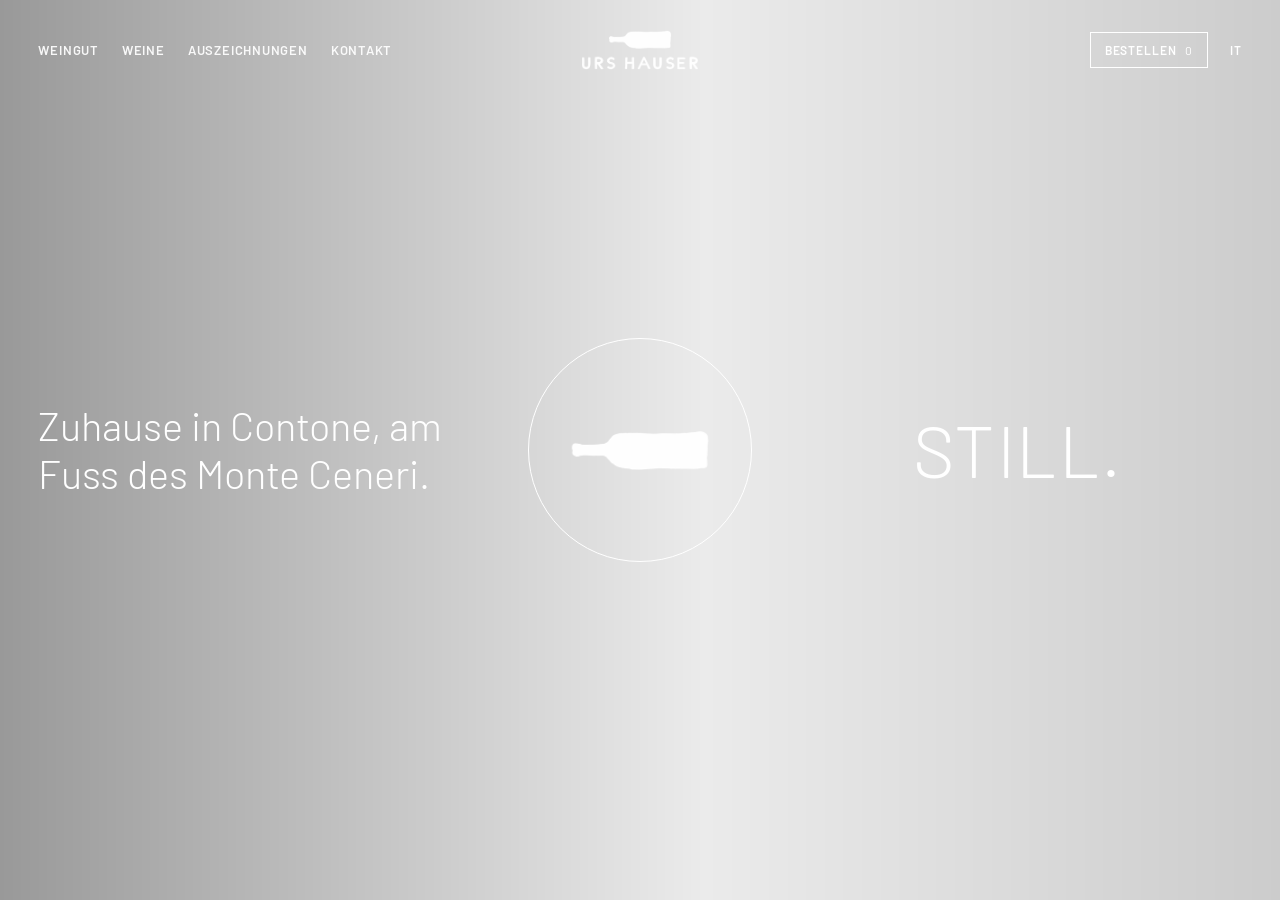
<file: v2/index.html>
<!doctype html>
<html lang="de">
<head>
<meta charset="utf-8">
<meta name="viewport" content="width=device-width, initial-scale=1">
<meta name="robots" content="noindex, nofollow">
<meta name="referrer" content="no-referrer">
<title>Cantina Urs Hauser</title>
<meta name="description" content="Cantina Urs Hauser – Weine aus Contone, Tessin.">
<link rel="icon" type="image/png" href="../assets/favicon.png">
<link rel="preconnect" href="https://fonts.googleapis.com">
<link rel="preconnect" href="https://fonts.gstatic.com" crossorigin>
<link href="https://fonts.googleapis.com/css2?family=Barlow:wght@200;300;400;600&display=swap" rel="stylesheet">
<link rel="stylesheet" href="style.css">
</head>
<body class="is-home">

<header class="hd">
  <button class="hd__burger" type="button" aria-label="Menü"><span></span><span></span></button>
  <nav aria-label="Hauptnavigation">
    <ul class="hd__nav">
      <li><a href="weingut.html">Weingut</a>
        <ul class="hd__sub">
          <li><a href="weingut.html#urs">Urs Hauser</a></li>
          <li><a href="weingut.html#rebberge">Rebberge</a></li>
          <li><a href="weingut.html#keller">Keller</a></li>
          <li><a href="weingut.html#degustation">Degustation</a></li>
        </ul>
      </li>
      <li><a href="weine.html">Weine</a></li>
      <li><a href="weine.html#auszeichnungen">Auszeichnungen</a></li>
      <li><a href="kontakt.html">Kontakt</a></li>
    </ul>
  </nav>
  <a class="hd__logo" href="index.html"><img src="../assets/logo-urs-hauser.png" alt="Urs Hauser"></a>
  <div class="hd__right">
    <a class="hd__order" href="weine.html"><span class="label">Bestellen</span> <span class="js-count">0</span></a>
    <a class="hd__lang" href="#">IT</a>
  </div>
</header>

<main class="slides">
  <h1 class="sr-only">Cantina Urs Hauser, Contone</h1>

  <section class="slide">
    <div class="slide__bg" style="background-image:url(https://www.wdmra.ch/architetti/proj_images/progetti_img_immagine_451470743.jpg)"></div>
    <p class="slide__text">Zuhause in Contone, am Fuss des Monte Ceneri.</p>
    <h2 class="slide__title"><a href="weingut.html">Still.</a></h2>
  </section>

  <section class="slide">
    <div class="slide__bg" style="background-image:url(https://blogger.googleusercontent.com/img/b/R29vZ2xl/AVvXsEjzqpNyke9P73Bqoyu0KglNCYIlcvIll2DC_j-qQdypWktidAzE8pX3hcMCoDyIvnRv7M7abHJRZbkp-Bp51_grTcsSsXDUq8TI2AtyPUxJ-C-L-oMwpbL00OeDwTa9hEOsrcgPM56Vpgc/s1600/2016_09_05_Vigna_Vino_Hauser-9734.jpg)"></div>
    <p class="slide__text">Zwanzig Parzellen an steilen Nordhängen, fast alles Handarbeit.</p>
    <h2 class="slide__title"><a href="weingut.html#rebberge">Steil.</a></h2>
  </section>

  <section class="slide slide--portrait">
    <div class="slide__bg" style="background-image:url(../assets/ritratto-vino-hauser.jpg)"></div>
    <div class="slide__figure" style="background-image:url(../assets/ritratto-vino-hauser.jpg)" role="img" aria-label="Urs Hauser"></div>
    <p class="slide__text">Elektroingenieur, Autodidakt, Winzer aus Überzeugung.</p>
    <h2 class="slide__title"><a href="weingut.html#urs">Eigen.</a></h2>
  </section>

  <section class="slide">
    <div class="slide__bg" style="background-image:url(https://www.wdmra.ch/architetti/proj_images/progetti_img_immagine_918977774.jpg)"></div>
    <p class="slide__text">Bella Stasera, Stella, Dopo Mezzanotte: Weine für den Abend und die Stunden danach.</p>
    <h2 class="slide__title"><a href="weine.html">Spät.</a></h2>
  </section>
</main>

<button class="seal" type="button" aria-label="Zum Thema dieser Seite">
  <svg viewBox="0 0 226 226" aria-hidden="true"><circle cx="113" cy="113" r="112"/></svg>
  <span class="seal__bottle"><img src="../assets/bottle-mark.png" alt=""></span>
</button>

<script src="site.js"></script>
<script src="../assets/iterations.js"></script>
</body>
</html>
</file>
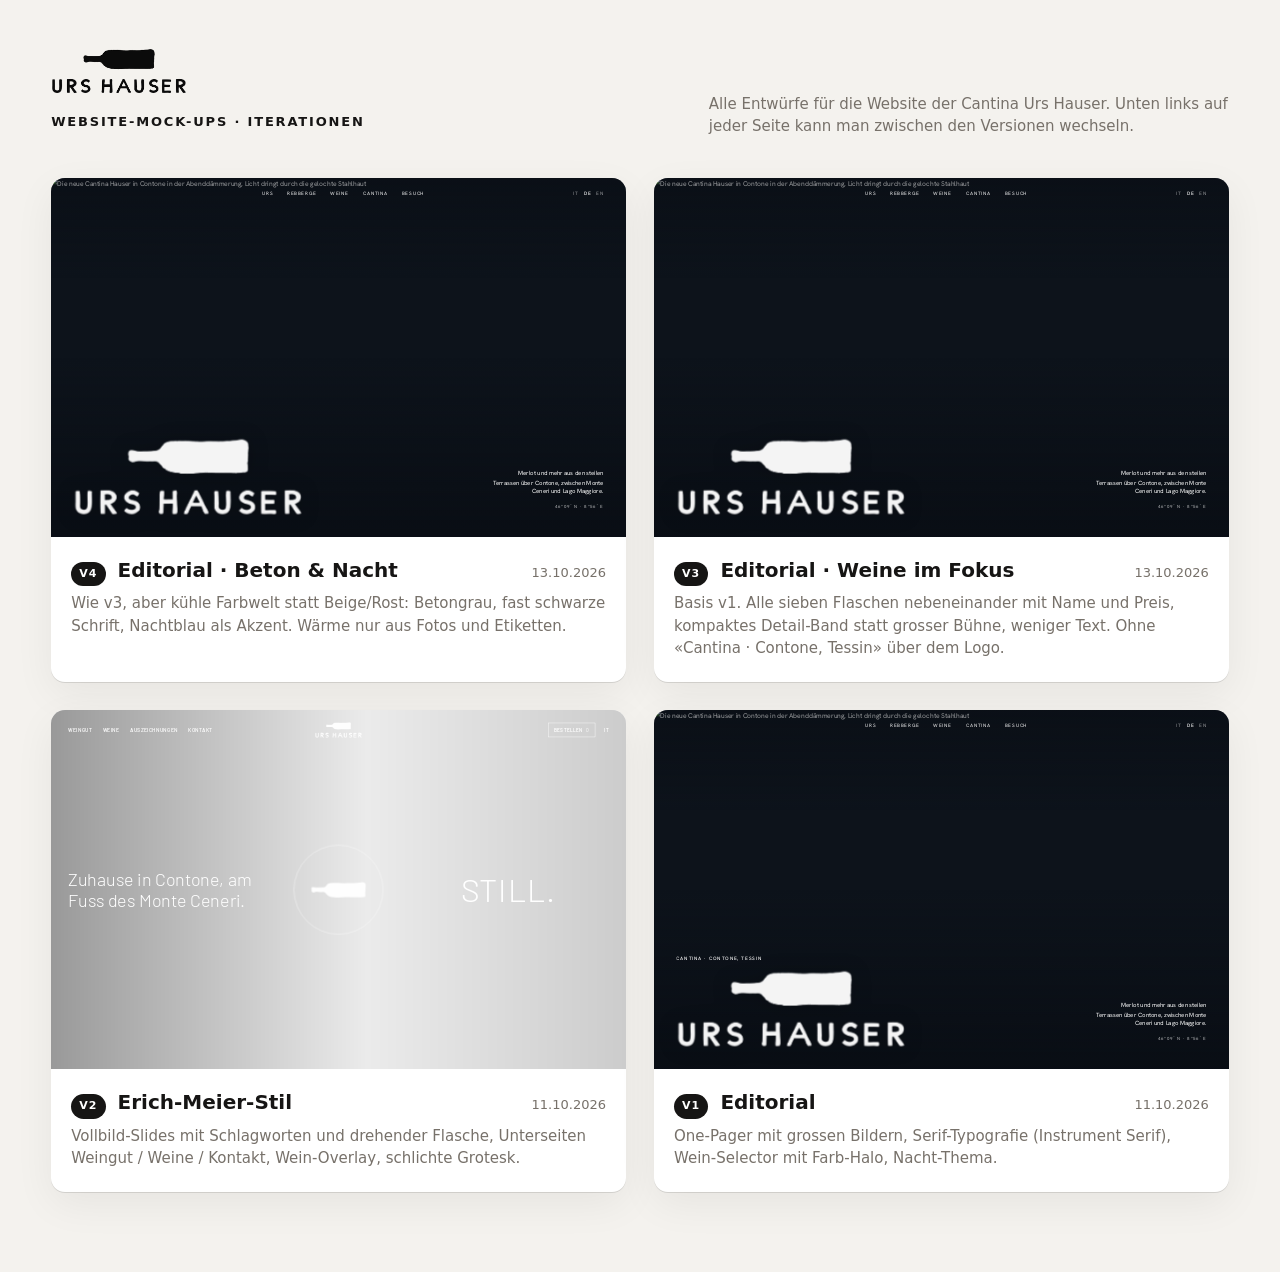
<file: iterationen.html>
<!doctype html>
<html lang="de">
<head>
<meta charset="utf-8">
<meta name="viewport" content="width=device-width, initial-scale=1">
<meta name="robots" content="noindex, nofollow">
<meta name="referrer" content="no-referrer">
<title>Urs Hauser · Iterationen</title>
<link rel="icon" type="image/png" href="assets/favicon.png">
<style>
  :root { --bg: #f4f2ee; --ink: #161514; --muted: #77716a; --line: rgba(22,21,20,.12); --card: #fff; }
  * { box-sizing: border-box; }
  body { margin: 0; background: var(--bg); color: var(--ink); font: 15px/1.5 system-ui, -apple-system, "Helvetica Neue", sans-serif; }
  header { padding: 48px clamp(16px, 4vw, 56px) 24px; display: flex; align-items: end; justify-content: space-between; gap: 24px; flex-wrap: wrap; }
  header img { height: 46px; width: auto; display: block; }
  header p { margin: 0; color: var(--muted); max-width: 520px; }
  h1 { font-size: 13px; letter-spacing: .14em; text-transform: uppercase; font-weight: 600; margin: 18px 0 6px; }
  main { padding: 16px clamp(16px, 4vw, 56px) 80px; display: grid; grid-template-columns: repeat(auto-fill, minmax(min(100%, 520px), 1fr)); gap: 28px; }
  .card { background: var(--card); border-radius: 14px; overflow: hidden; box-shadow: 0 1px 0 var(--line), 0 12px 40px rgba(0,0,0,.06); display: flex; flex-direction: column; text-decoration: none; color: inherit; transition: transform .4s cubic-bezier(.2,.7,.1,1), box-shadow .4s; }
  .card:hover { transform: translateY(-4px); box-shadow: 0 1px 0 var(--line), 0 20px 60px rgba(0,0,0,.12); }
  .preview { position: relative; aspect-ratio: 16 / 10; overflow: hidden; background: #ddd; }
  .preview iframe { position: absolute; top: 0; left: 0; width: 1440px; height: 900px; border: 0; transform-origin: 0 0; pointer-events: none; }
  .meta { padding: 18px 20px 22px; display: grid; gap: 6px; }
  .meta .row { display: flex; align-items: baseline; gap: 12px; }
  .tag { font-size: 11px; font-weight: 700; letter-spacing: .1em; background: var(--ink); color: #fff; padding: 4px 8px; border-radius: 999px; }
  .meta h2 { margin: 0; font-size: 20px; font-weight: 600; }
  .meta time { margin-left: auto; color: var(--muted); font-size: 13px; }
  .meta p { margin: 0; color: var(--muted); }
</style>
</head>
<body>
<header>
  <div>
    <img src="assets/logo-urs-hauser.png" alt="Urs Hauser">
    <h1>Website-Mock-ups · Iterationen</h1>
  </div>
  <p>Alle Entwürfe für die Website der Cantina Urs Hauser. Unten links auf jeder Seite kann man zwischen den Versionen wechseln.</p>
</header>
<main id="list"></main>

<script src="assets/iterations.js" data-switcher="off"></script>
<script>
  const list = document.getElementById('list');
  [...window.ITERATIONS].reverse().forEach(it => {
    const a = document.createElement('a');
    a.className = 'card';
    a.href = it.path;
    a.innerHTML = `
      <div class="preview"><iframe src="${it.path}" loading="lazy" tabindex="-1" title="Vorschau ${it.id}"></iframe></div>
      <div class="meta">
        <div class="row"><span class="tag">${it.id.toUpperCase()}</span><h2>${it.title}</h2><time>${it.date}</time></div>
        <p>${it.desc}</p>
      </div>`;
    list.appendChild(a);
  });
  // Scale the 1440px-wide live previews to the card width
  const fit = () => document.querySelectorAll('.preview').forEach(p => {
    p.querySelector('iframe').style.transform = `scale(${p.clientWidth / 1440})`;
  });
  addEventListener('resize', fit); fit();
</script>
</body>
</html>
</file>
<file: v2/style.css>
/* Cantina Urs Hauser – v2 (Erich-Meier-Stil) */

:root {
  --font: "Barlow", system-ui, -apple-system, sans-serif;
  --pad: clamp(20px, 3vw, 48px);
  --hd: 100px;
  --grey: #8f8f8f;
  --line: #e6e6e6;
  --ease: cubic-bezier(.2, .7, .1, 1);
}

* { box-sizing: border-box; }
html { -webkit-text-size-adjust: 100%; }
body {
  margin: 0;
  background: #fff;
  color: #000;
  font: 300 16px/1.6 var(--font);
  -webkit-font-smoothing: antialiased;
}
img { display: block; max-width: 100%; }
a { color: inherit; }
ul { list-style: none; margin: 0; padding: 0; }
.sr-only { position: absolute; width: 1px; height: 1px; overflow: hidden; clip-path: inset(50%); white-space: nowrap; }
.hd > nav { display: contents; }

/* ---------- Header ---------- */
.hd {
  position: fixed; inset: 0 0 auto; z-index: 40;
  height: var(--hd);
  display: grid; grid-template-columns: 1fr auto 1fr; align-items: center;
  padding: 0 var(--pad);
  background: #fff;
}
.hd__nav { display: flex; align-items: center; gap: clamp(14px, 1.8vw, 28px); }
.hd__nav li { position: relative; }
.hd__nav a {
  font: 600 13px/1 var(--font); letter-spacing: .06em; text-transform: uppercase;
  text-decoration: none; color: var(--grey); transition: color .2s;
  display: inline-block; padding: 10px 0;
}
.hd__nav a:hover, .hd__nav a.is-active { color: #000; }
.hd__sub {
  position: absolute; top: 100%; left: -16px; padding: 10px 16px 16px;
  background: #fff; display: grid; gap: 0;
  opacity: 0; visibility: hidden; transform: translateY(-4px);
  transition: opacity .25s, transform .25s, visibility .25s;
}
.hd__nav li:hover > .hd__sub, .hd__nav li:focus-within > .hd__sub { opacity: 1; visibility: visible; transform: none; }
.hd__sub a { font-weight: 400; letter-spacing: .05em; white-space: nowrap; padding: 7px 0; }
.hd__logo img { height: 40px; width: auto; }
.hd__right { justify-self: end; display: flex; align-items: center; gap: 22px; }
.hd__order {
  font: 600 12px/1 var(--font); letter-spacing: .08em; text-transform: uppercase;
  text-decoration: none; border: 1px solid currentColor; padding: 11px 14px;
  display: inline-flex; align-items: center; gap: 8px; transition: background .2s, color .2s;
}
.hd__order:hover { background: #000; color: #fff; }
.hd__order .js-count { font-weight: 400; }
.hd__order.bump { animation: bump .5s var(--ease); }
@keyframes bump { 40% { transform: scale(1.1); } }
.hd__lang { font: 600 12px/1 var(--font); letter-spacing: .06em; text-decoration: none; }
.hd__burger { display: none; }

/* Home header sits on the photos */
.is-home .hd { background: transparent; color: #fff; }
.is-home .hd__nav a { color: #fff; opacity: .92; }
.is-home .hd__nav a:hover { opacity: 1; }
.is-home .hd__sub { background: transparent; }
.is-home .hd__logo img { filter: invert(1); }
.is-home .hd__order:hover { background: #fff; color: #000; }

/* ---------- Home slides ---------- */
.slides { height: 100vh; overflow-y: auto; scroll-snap-type: y mandatory; scrollbar-width: none; }
.slides::-webkit-scrollbar { display: none; }
.is-home { overflow: hidden; }

.slide {
  position: relative; height: 100vh; overflow: hidden; isolation: isolate;
  scroll-snap-align: start; scroll-snap-stop: always;
  display: flex; align-items: center; justify-content: space-between;
  padding: 0 var(--pad); color: #fff;
}
.slide__bg {
  position: absolute; inset: -4%; z-index: -3;
  background: center / cover no-repeat;
  transform: translate3d(var(--mx, 0), var(--my, 0), 0);
  transition: transform .5s linear;
}
.slide::before {
  content: ""; position: absolute; inset: 0; z-index: -1;
  background: linear-gradient(90deg, rgba(0,0,0,.4), rgba(0,0,0,.08) 55%, rgba(0,0,0,.2));
}
.slide__text {
  margin: 0; max-width: 35vw;
  font: 300 clamp(30px, 3.1vw, 48px)/1.2 var(--font);
  opacity: 0; transform: translate3d(-30px, 0, 0);
  transition: opacity 1.5s ease .2s, transform 1s ease .2s;
}
.slide__title {
  margin: 0; width: 35vw; text-align: center;
  font: 300 clamp(56px, 5.6vw, 84px)/1.5 var(--font); text-transform: uppercase; letter-spacing: .02em;
  opacity: 0; transform: translate3d(30px, 0, 0);
  transition: opacity .6s ease .2s, transform .6s ease .2s;
}
.slide__title a { text-decoration: none; border-bottom: 0 solid #fff; transition: border-width .1s linear; }
.slide__title a:hover { border-bottom-width: 3px; }
.slide.is-in .slide__text, .slide.is-in .slide__title { opacity: 1; transform: none; }

/* Portrait slide: blurred wood backdrop + sharp portrait on the right */
.slide--portrait { flex-direction: column; justify-content: center; align-items: flex-start; gap: 8px; }
.slide--portrait .slide__bg { inset: -10%; filter: blur(34px) brightness(.5) saturate(1.1); }
.slide--portrait .slide__title { width: auto; text-align: left; }
.slide__figure {
  position: absolute; top: 0; right: 0; bottom: 0; width: 54%; z-index: -2;
  background: 50% 12% / cover no-repeat;
  -webkit-mask-image: linear-gradient(90deg, transparent, #000 32%);
          mask-image: linear-gradient(90deg, transparent, #000 32%);
}

/* The circle with the turning bottle */
.seal {
  position: fixed; left: 50%; top: 50%; z-index: 30;
  width: 225px; height: 225px; padding: 0; border: 0; background: none; cursor: pointer;
  transform: translate3d(-50%, -50%, 0); transition: transform .2s ease;
}
.seal:hover { transform: translate3d(-50%, -50%, 0) scale(.95); }
.seal svg { position: absolute; inset: 0; width: 100%; height: 100%; overflow: visible; }
.seal circle { fill: none; stroke: #fff; stroke-width: 1; stroke-dasharray: 710; stroke-dashoffset: 710; animation: dash 2s linear forwards; }
@keyframes dash { to { stroke-dashoffset: 0; } }
.seal__bottle {
  position: absolute; left: 50%; top: 50%; width: 62%;
  transform: translate(-50%, -50%) rotate(var(--rot, 0deg));
  transition: transform .8s cubic-bezier(.6, 0, .2, 1);
}
.seal__bottle img { width: 100%; filter: invert(1); animation: fill .6s ease .6s both; }
@keyframes fill { from { clip-path: inset(0 0 0 100%); } to { clip-path: inset(0 0 0 0); } }

/* ---------- Sub pages ---------- */
main.page { padding-top: var(--hd); }

.banner {
  position: relative; isolation: isolate; overflow: hidden;
  height: calc(100vh - var(--hd)); min-height: 420px; max-height: 960px;
  display: grid; place-items: center; color: #fff;
}
.banner img { position: absolute; inset: 0; width: 100%; height: 100%; object-fit: cover; z-index: -2; animation: settle 2.4s var(--ease) both; }
@keyframes settle { from { transform: scale(1.06); } }
.banner::after { content: ""; position: absolute; inset: 0; z-index: -1; background: rgba(0,0,0,.2); }
.banner h1 { margin: 0; font: 300 clamp(48px, 6vw, 88px)/1 var(--font); text-transform: uppercase; letter-spacing: .03em; }

.intro {
  display: grid; grid-template-columns: 1fr 1fr; gap: clamp(32px, 8vw, 140px);
  padding: clamp(72px, 10vw, 150px) calc(var(--pad) + 5vw);
  font-size: 15px; line-height: 1.75;
}
.intro p { margin: 0; max-width: 440px; }

.block {
  display: grid; grid-template-columns: 1fr 1fr; align-items: stretch;
  min-height: min(86vh, 820px); margin-bottom: clamp(48px, 7vw, 120px);
}
.block__text { align-self: center; padding: clamp(48px, 8vh, 96px) calc(var(--pad) + 4vw); font-size: 15px; line-height: 1.75; }
.block__text h2 { margin: 0 0 28px; font: 300 clamp(36px, 3.4vw, 52px)/1.1 var(--font); }
.block__text p { margin: 0 0 18px; max-width: 430px; }
.block__media { position: relative; overflow: hidden; background: #eee; min-height: 60vh; }
.block__media > img { position: absolute; inset: 0; width: 100%; height: 100%; object-fit: cover; transition: transform 2s var(--ease); }
.block__media:hover > img { transform: scale(1.03); }
.block--flip .block__media { order: -1; }

.links { margin-top: 22px; display: grid; gap: 2px; }
.links a, .links button {
  font: inherit; color: inherit; background: none; border: 0; padding: 0; cursor: pointer; text-align: left;
  text-decoration: underline; text-underline-offset: 3px; text-decoration-thickness: 1px;
}
.links a:hover, .links button:hover { text-decoration-thickness: 2px; }
.links small { color: var(--grey); margin-left: 6px; font-size: 13px; }

.quote { margin: 34px 0 0; padding-top: 26px; border-top: 1px solid var(--line); max-width: 430px; }
.quote p { font: 300 22px/1.35 var(--font); margin: 0 0 10px; max-width: none; }
.quote cite { font-style: normal; font-size: 13px; color: var(--grey); }

.tags { display: flex; flex-wrap: wrap; gap: 6px; margin-top: 22px; }
.tags li { font: 400 12px/1 var(--font); letter-spacing: .06em; text-transform: uppercase; border: 1px solid #000; padding: 7px 9px; }

.strip { display: grid; grid-template-columns: repeat(3, 1fr); gap: 4px; margin-bottom: clamp(48px, 7vw, 120px); }
.strip img { width: 100%; aspect-ratio: 1; object-fit: cover; }

/* Bottle line-up on grey, like product photography */
.lineup {
  position: relative; overflow: hidden;
  display: flex; justify-content: center; align-items: flex-end; gap: clamp(10px, 2.6vw, 44px);
  padding: 9vh 3vw 0; background: linear-gradient(#f7f7f7, #e6e6e6);
}
.lineup button { background: none; border: 0; padding: 0; cursor: pointer; transition: transform .6s var(--ease); }
.lineup button:hover { transform: translateY(-12px); }
.lineup img { height: min(60vh, 580px); width: auto; margin-bottom: -5vh; filter: drop-shadow(0 18px 16px rgba(0,0,0,.16)); }

.awards { padding: 0 calc(var(--pad) + 4vw) clamp(72px, 9vw, 140px); }
.awards h2 { margin: 0 0 28px; font: 300 clamp(36px, 3.4vw, 52px)/1.1 var(--font); }
.awards table { width: 100%; border-collapse: collapse; font-size: 15px; }
.awards td { padding: 14px 16px 14px 0; border-bottom: 1px solid var(--line); vertical-align: baseline; }
.awards td:first-child { font: 300 34px/1 var(--font); width: 90px; }
.awards td:last-child { color: var(--grey); text-align: right; padding-right: 0; }

.contact { display: grid; grid-template-columns: 1fr 1fr; gap: clamp(32px, 8vw, 140px); padding: clamp(72px, 10vw, 150px) calc(var(--pad) + 5vw); font-size: 15px; line-height: 1.75; }
.contact h2 { margin: 0 0 24px; font: 300 clamp(36px, 3.4vw, 52px)/1.1 var(--font); }
.contact p { margin: 0 0 18px; max-width: 440px; }
.contact a { text-underline-offset: 3px; }

.signup { display: flex; max-width: 440px; border-bottom: 1px solid #000; margin-top: 28px; }
.signup input { flex: 1; min-width: 0; border: 0; background: none; font: inherit; padding: 12px 0; outline: none; }
.signup button { border: 0; background: none; font: 600 12px/1 var(--font); letter-spacing: .08em; text-transform: uppercase; cursor: pointer; }

.btn {
  display: inline-block; font: 600 12px/1 var(--font); letter-spacing: .1em; text-transform: uppercase;
  text-decoration: none; background: #000; color: #fff; border: 1px solid #000; padding: 15px 22px; cursor: pointer;
  transition: background .2s, color .2s;
}
.btn:hover { background: #fff; color: #000; }
.btn--ghost { background: transparent; color: #000; }
.btn--ghost:hover { background: #000; color: #fff; }

/* ---------- Wine sheet (slides in from the right) ---------- */
.scrim { position: fixed; inset: 0; z-index: 50; background: rgba(0,0,0,.22); opacity: 0; visibility: hidden; transition: opacity .5s, visibility .5s; cursor: pointer; }
.sheet {
  position: fixed; top: 0; right: 0; z-index: 51; width: 50vw; height: 100vh; overflow-y: auto;
  background: #fff; transform: translateX(100%); transition: transform .8s cubic-bezier(.7, 0, .2, 1);
}
.is-sheet .scrim { opacity: 1; visibility: visible; }
.is-sheet .sheet { transform: none; }
.is-sheet { overflow: hidden; }
.sheet__close { position: absolute; top: 14px; right: 22px; z-index: 2; background: none; border: 0; font: 200 54px/1 var(--font); cursor: pointer; padding: 6px; }
.sheet__media { height: 56vh; display: flex; justify-content: center; align-items: flex-end; overflow: hidden; background: linear-gradient(#f7f7f7, #e6e6e6); padding-top: 6vh; }
.sheet__media img { height: 100%; width: auto; margin-bottom: -4vh; filter: drop-shadow(0 18px 16px rgba(0,0,0,.16)); }
.sheet__body { padding: 40px clamp(24px, 4vw, 64px) 72px; font-size: 15px; line-height: 1.75; }
.sheet__meta { margin: 0 0 10px; font: 600 12px/1.3 var(--font); letter-spacing: .08em; text-transform: uppercase; color: var(--grey); }
.sheet h2 { margin: 0; font: 300 clamp(40px, 4vw, 60px)/1.05 var(--font); }
.sheet__meaning { margin: 6px 0 24px; color: var(--grey); }
.sheet dl { display: grid; grid-template-columns: 120px 1fr; gap: 8px 16px; margin: 28px 0 32px; padding-top: 20px; border-top: 1px solid var(--line); font-size: 14px; }
.sheet dt { color: var(--grey); }
.sheet dd { margin: 0; }
.buy { display: flex; align-items: center; gap: 22px; flex-wrap: wrap; }
.price { font: 300 30px/1 var(--font); }
.score { font-size: 13px; color: var(--grey); }
.score b { color: #000; font-weight: 600; }

/* ---------- Footer ---------- */
.ft { display: flex; justify-content: space-between; gap: 16px; flex-wrap: wrap; padding: 28px var(--pad) 76px; border-top: 1px solid var(--line); font-size: 13px; color: #555; }
.ft nav { display: flex; gap: 22px; }
.ft a { text-decoration: none; }
.ft a:hover { color: #000; }

/* ---------- Appear on scroll ---------- */
.appear { opacity: 0; transform: translate3d(0, 30px, 0); transition: opacity 1.2s ease, transform 1s ease; }
.appear.did-appear { opacity: 1; transform: none; }

/* ---------- Small screens ---------- */
@media (max-width: 999px) {
  .is-home { overflow: auto; }
  .slides { height: auto; overflow: visible; scroll-snap-type: none; }
  .slide { height: 100svh; min-height: 560px; flex-direction: column; justify-content: flex-end; align-items: flex-start; padding: calc(var(--hd) + 20px) var(--pad) 72px; }
  .slide::before { background: linear-gradient(0deg, rgba(0,0,0,.55), rgba(0,0,0,.05) 60%); }
  .slide__text { max-width: none; font-size: 26px; }
  .slide__title { width: auto; text-align: left; font-size: 54px; line-height: 1.2; }
  .slide__text, .slide__title { opacity: 1; transform: none; }
  .slide__figure { width: 100%; -webkit-mask-image: none; mask-image: none; }
  .seal { display: none; }
}
@media (max-width: 900px) {
  :root { --hd: 72px; }
  .hd { grid-template-columns: auto 1fr auto; gap: 12px; }
  .hd__logo { justify-self: center; }
  .hd__logo img { height: 30px; }
  .hd__burger { display: grid; gap: 6px; width: 28px; padding: 8px 0; background: none; border: 0; cursor: pointer; color: inherit; }
  .hd__burger span { display: block; height: 1.5px; background: currentColor; transition: transform .3s; }
  .is-menu .hd__burger span:first-child { transform: translateY(3.75px) rotate(45deg); }
  .is-menu .hd__burger span:last-child { transform: translateY(-3.75px) rotate(-45deg); }
  .hd__nav {
    position: fixed; inset: var(--hd) 0 0; background: #fff; color: #000;
    flex-direction: column; align-items: flex-start; gap: 4px; padding: 32px var(--pad);
    opacity: 0; visibility: hidden; transition: opacity .3s, visibility .3s;
  }
  .is-menu .hd__nav { opacity: 1; visibility: visible; }
  .is-menu .hd { background: #fff; color: #000; }
  .is-menu .hd__logo img { filter: none; }
  .hd__nav a, .is-home .hd__nav a { font-size: 22px; color: #000; opacity: 1; }
  .hd__sub { position: static; opacity: 1; visibility: visible; transform: none; padding: 0 0 8px 14px; background: none; }
  .hd__sub a { font-size: 16px !important; }
  .hd__order { padding: 9px 10px; }
  .hd__order .label, .hd__lang { display: none; }
  .intro, .contact { grid-template-columns: 1fr; padding-inline: var(--pad); }
  .block { grid-template-columns: 1fr; }
  .block--flip .block__media { order: 0; }
  .block__text { padding-inline: var(--pad); }
  .lineup img { height: 42vh; }
  .awards { padding-inline: var(--pad); }
  .sheet { width: 100vw; }

}
@media (prefers-reduced-motion: reduce) {
  *, *::before, *::after { animation: none !important; transition: none !important; }
  .appear, .slide__text, .slide__title { opacity: 1; transform: none; }
}
</file>
